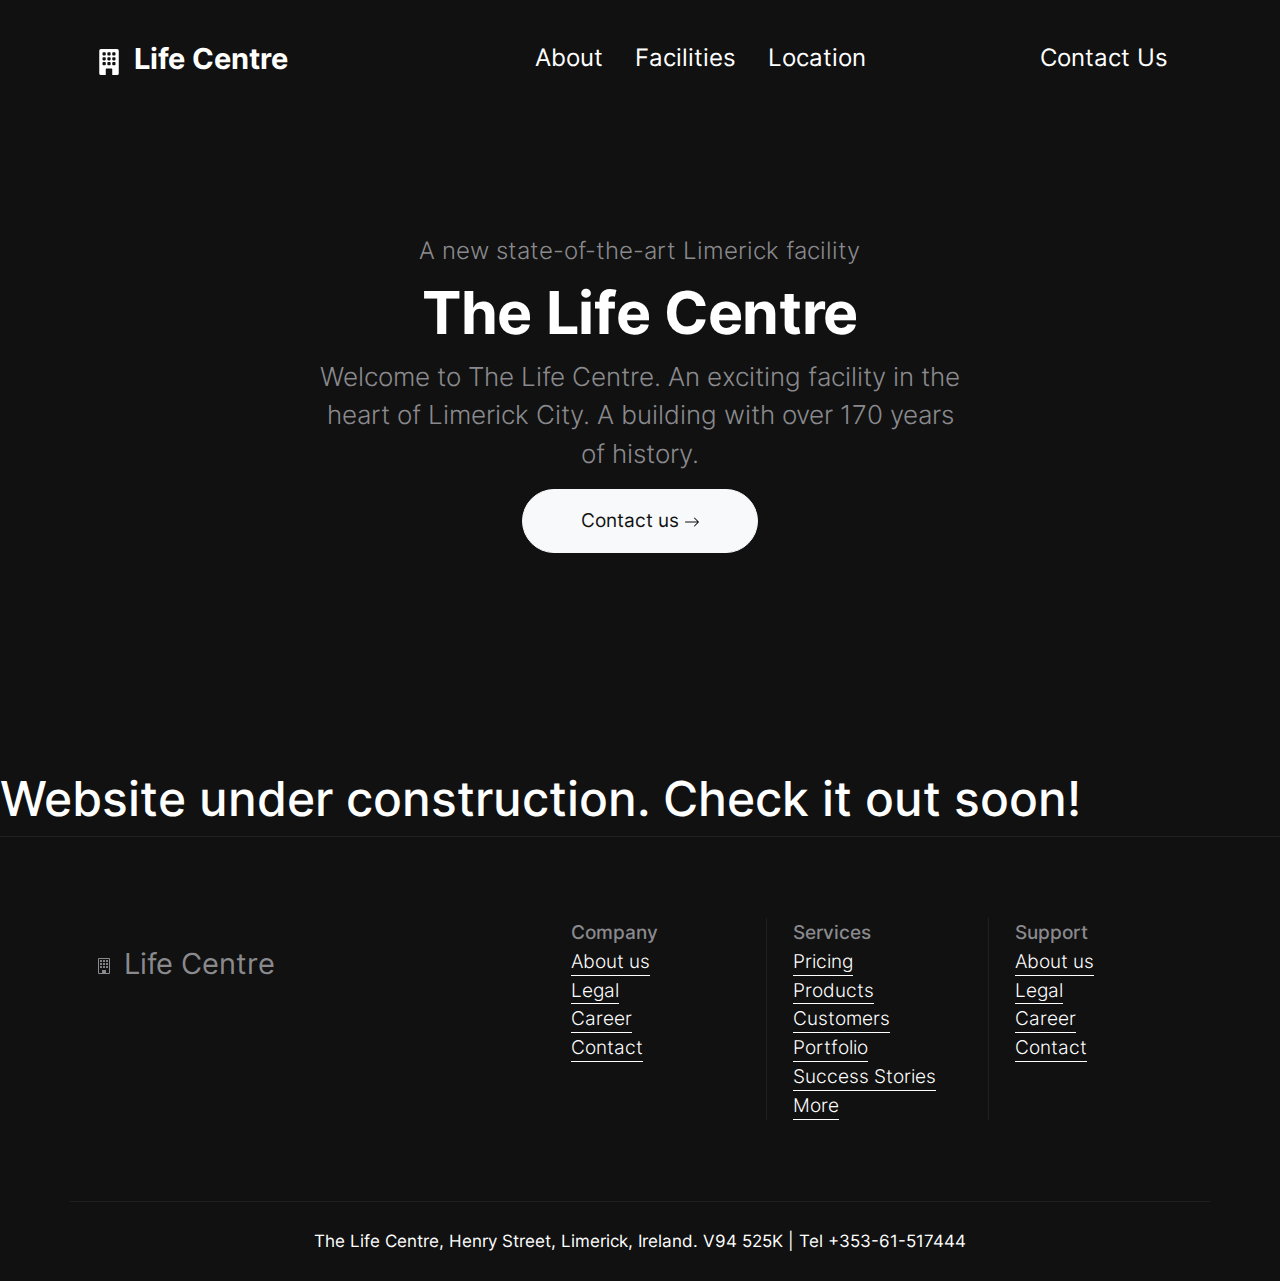
<file: index.html>
<!DOCTYPE html>
<html class="h-100" lang="en">

<head>
  <meta charset="utf-8" />
  <meta name="viewport" content="width=device-width,initial-scale=1,shrink-to-fit=no" />
  <meta name="description" content="The Life Centre - Limerick" />
  <link rel="apple-touch-icon" sizes="180x180" href="img/apple-touch-icon.png" />
  <link rel="icon" type="image/png" sizes="32x32" href="img/favicon-32x32.png" />
  <link rel="icon" type="image/png" sizes="16x16" href="img/favicon-16x16.png" />
  <link rel="icon" type="image/png" sizes="96x96" href="img/favicon.png" />
  <meta name="HandheldFriendly" content="true" />
  <title>Life Centre</title>
  <link rel="stylesheet" href="css/theme.css" />

  <style>
    /* inter-300 - latin */
    @font-face {
      font-family: "Inter";
      font-style: normal;
      font-weight: 300;
      font-display: swap;
      src: local(""), url("fonts/inter-v12-latin-300.woff2") format("woff2"),
        /* Chrome 26+, Opera 23+, Firefox 39+ */
        url("fonts/inter-v12-latin-300.woff") format("woff");
      /* Chrome 6+, Firefox 3.6+, IE 9+, Safari 5.1+ */
    }

    /* inter-400 - latin */
    @font-face {
      font-family: "Inter";
      font-style: normal;
      font-weight: 400;
      font-display: swap;
      src: local(""),
        url("fonts/inter-v12-latin-regular.woff2") format("woff2"),
        /* Chrome 26+, Opera 23+, Firefox 39+ */
        url("fonts/inter-v12-latin-regular.woff") format("woff");
      /* Chrome 6+, Firefox 3.6+, IE 9+, Safari 5.1+ */
    }

    @font-face {
      font-family: "Inter";
      font-style: normal;
      font-weight: 500;
      font-display: swap;
      src: local(""), url("fonts/inter-v12-latin-500.woff2") format("woff2"),
        /* Chrome 26+, Opera 23+, Firefox 39+ */
        url("fonts/inter-v12-latin-500.woff") format("woff");
      /* Chrome 6+, Firefox 3.6+, IE 9+, Safari 5.1+ */
    }

    @font-face {
      font-family: "Inter";
      font-style: normal;
      font-weight: 700;
      font-display: swap;
      src: local(""), url("fonts/inter-v12-latin-700.woff2") format("woff2"),
        /* Chrome 26+, Opera 23+, Firefox 39+ */
        url("fonts/inter-v12-latin-700.woff") format("woff");
      /* Chrome 6+, Firefox 3.6+, IE 9+, Safari 5.1+ */
    }
  </style>
  <link rel="preconnect" href="https://fonts.googleapis.com">
  <link rel="preconnect" href="https://fonts.gstatic.com" crossorigin>
  <link href="https://fonts.googleapis.com/css2?family=Abel&family=Merriweather:wght@300&family=Montserrat&display=swap" rel="stylesheet">
</head>

<body class="bg-black text-white mt-0" data-bs-spy="scroll" data-bs-target="#navScroll">
  <nav id="navScroll" class="navbar navbar-dark bg-black fixed-top px-vw-5" tabindex="0">
    <div class="container">
      <a class="navbar-brand pe-md-4 fs-4 col-12 col-md-auto text-center" href="index.html">
        <svg xmlns="http://www.w3.org/2000/svg" width="26" height="26" fill="currentColor" class="bi bi-building-fill" viewBox="0 0 16 16">
          <path d="M3 0a1 1 0 0 0-1 1v14a1 1 0 0 0 1 1h3v-3.5a.5.5 0 0 1 .5-.5h3a.5.5 0 0 1 .5.5V16h3a1 1 0 0 0 1-1V1a1 1 0 0 0-1-1H3Zm1 2.5a.5.5 0 0 1 .5-.5h1a.5.5 0 0 1 .5.5v1a.5.5 0 0 1-.5.5h-1a.5.5 0 0 1-.5-.5v-1Zm3 0a.5.5 0 0 1 .5-.5h1a.5.5 0 0 1 .5.5v1a.5.5 0 0 1-.5.5h-1a.5.5 0 0 1-.5-.5v-1Zm3.5-.5h1a.5.5 0 0 1 .5.5v1a.5.5 0 0 1-.5.5h-1a.5.5 0 0 1-.5-.5v-1a.5.5 0 0 1 .5-.5ZM4 5.5a.5.5 0 0 1 .5-.5h1a.5.5 0 0 1 .5.5v1a.5.5 0 0 1-.5.5h-1a.5.5 0 0 1-.5-.5v-1ZM7.5 5h1a.5.5 0 0 1 .5.5v1a.5.5 0 0 1-.5.5h-1a.5.5 0 0 1-.5-.5v-1a.5.5 0 0 1 .5-.5Zm2.5.5a.5.5 0 0 1 .5-.5h1a.5.5 0 0 1 .5.5v1a.5.5 0 0 1-.5.5h-1a.5.5 0 0 1-.5-.5v-1ZM4.5 8h1a.5.5 0 0 1 .5.5v1a.5.5 0 0 1-.5.5h-1a.5.5 0 0 1-.5-.5v-1a.5.5 0 0 1 .5-.5Zm2.5.5a.5.5 0 0 1 .5-.5h1a.5.5 0 0 1 .5.5v1a.5.5 0 0 1-.5.5h-1a.5.5 0 0 1-.5-.5v-1Zm3.5-.5h1a.5.5 0 0 1 .5.5v1a.5.5 0 0 1-.5.5h-1a.5.5 0 0 1-.5-.5v-1a.5.5 0 0 1 .5-.5Z"/>
        </svg>
        <span class="ms-md-1 mt-1 fw-bolder me-md-5 heading-font">Life Centre</span>
      </a>

      <ul class="navbar-nav mx-auto mb-2 mb-lg-0 list-group list-group-horizontal heading-font">
        <li class="nav-item">
          <a class="nav-link fs-5 " href="lifecentre.ie" aria-label="Homepage">
            About
          </a>
        </li>
        <li class="nav-item">
          <a class="nav-link fs-5" href="#" aria-label="A sample content page">
            Facilities
          </a>
        </li>
        <li class="nav-item">
          <a class="nav-link fs-5" href="#" aria-label="A system message page">
            Location
          </a>
        </li>
      </ul>
      <a class="nav-link fs-5 heading-font" href="#" aria-label="A system message page">
        Contact Us
      </a>
    </div>
  </nav>

  <main>
    <div class="w-100 overflow-hidden position-relative index-background text-white" data-aos="fade">
      <div class="position-absolute w-100 h-100 bg-black opacity-75 top-0 start-0"></div>
      <div class="container py-vh-4 position-relative mt-5 px-vw-5 text-center">
        <div class="row d-flex align-items-center justify-content-center py-vh-5">
          <div class="col-12 col-xl-10">
            <span class="h5 text-secondary fw-lighter subtitle-font">A new state-of-the-art Limerick facility</span>
            <h1 class="display-huge mt-3 mb-3 lh-1">
              The Life Centre
            </h1>
          </div>
          <div class="col-12 col-xl-8">
            <p class="lead text-secondary subtitle-font">
              Welcome to The Life Centre. An exciting facility in the heart of Limerick City. A building with over 170 years of history.
            </p>
          </div>
          <div class="col-12 text-center">
            <a href="#" class="btn btn-xl btn-light">Contact us
              <svg xmlns="http://www.w3.org/2000/svg" width="16" height="16" fill="currentColor"
                class="bi bi-arrow-right" viewBox="0 0 16 16">
                <path fill-rule="evenodd"
                  d="M1 8a.5.5 0 0 1 .5-.5h11.793l-3.147-3.146a.5.5 0 0 1 .708-.708l4 4a.5.5 0 0 1 0 .708l-4 4a.5.5 0 0 1-.708-.708L13.293 8.5H1.5A.5.5 0 0 1 1 8z" />
              </svg>
            </a>
          </div>
        </div>
      </div>
    </div>
    <br>
    
    <h1>Website under construction. Check it out soon!</h1>

  <footer class="bg-black border-top border-dark">
    <div class="container py-vh-4 text-secondary fw-lighter">
      <div class="row">
        <div class="col-12 col-lg-5 py-4 text-center text-lg-start">
          <a class="navbar-brand pe-md-4 fs-4 col-12 col-md-auto text-center" href="index.html">
            <svg xmlns="http://www.w3.org/2000/svg" width="16" height="16" fill="currentColor" class="bi bi-building" viewBox="0 0 16 16">
              <path d="M4 2.5a.5.5 0 0 1 .5-.5h1a.5.5 0 0 1 .5.5v1a.5.5 0 0 1-.5.5h-1a.5.5 0 0 1-.5-.5v-1Zm3 0a.5.5 0 0 1 .5-.5h1a.5.5 0 0 1 .5.5v1a.5.5 0 0 1-.5.5h-1a.5.5 0 0 1-.5-.5v-1Zm3.5-.5a.5.5 0 0 0-.5.5v1a.5.5 0 0 0 .5.5h1a.5.5 0 0 0 .5-.5v-1a.5.5 0 0 0-.5-.5h-1ZM4 5.5a.5.5 0 0 1 .5-.5h1a.5.5 0 0 1 .5.5v1a.5.5 0 0 1-.5.5h-1a.5.5 0 0 1-.5-.5v-1ZM7.5 5a.5.5 0 0 0-.5.5v1a.5.5 0 0 0 .5.5h1a.5.5 0 0 0 .5-.5v-1a.5.5 0 0 0-.5-.5h-1Zm2.5.5a.5.5 0 0 1 .5-.5h1a.5.5 0 0 1 .5.5v1a.5.5 0 0 1-.5.5h-1a.5.5 0 0 1-.5-.5v-1ZM4.5 8a.5.5 0 0 0-.5.5v1a.5.5 0 0 0 .5.5h1a.5.5 0 0 0 .5-.5v-1a.5.5 0 0 0-.5-.5h-1Zm2.5.5a.5.5 0 0 1 .5-.5h1a.5.5 0 0 1 .5.5v1a.5.5 0 0 1-.5.5h-1a.5.5 0 0 1-.5-.5v-1Zm3.5-.5a.5.5 0 0 0-.5.5v1a.5.5 0 0 0 .5.5h1a.5.5 0 0 0 .5-.5v-1a.5.5 0 0 0-.5-.5h-1Z"/>
              <path d="M2 1a1 1 0 0 1 1-1h10a1 1 0 0 1 1 1v14a1 1 0 0 1-1 1H3a1 1 0 0 1-1-1V1Zm11 0H3v14h3v-2.5a.5.5 0 0 1 .5-.5h3a.5.5 0 0 1 .5.5V15h3V1Z"/>
            </svg>
            <span class="ms-md-1 mt-1 fw-bolder me-md-5">Life Centre</span>
          </a>
        </div>
        <div class="col border-end border-dark">
          <span class="h6">Company</span>
          <ul class="nav flex-column">
            <li class="nav-item">
              <a href="#" class="link-fancy link-fancy-light">About us</a>
            </li>
            <li class="nav-item">
              <a href="#" class="link-fancy link-fancy-light">Legal</a>
            </li>

            <li class="nav-item">
              <a href="#" class="link-fancy link-fancy-light">Career</a>
            </li>
            <li class="nav-item">
              <a href="#" class="link-fancy link-fancy-light">Contact</a>
            </li>
          </ul>
        </div>
        <div class="col border-end border-dark">
          <span class="h6">Services</span>
          <ul class="nav flex-column">
            <li class="nav-item">
              <a href="#" class="link-fancy link-fancy-light">Pricing</a>
            </li>
            <li class="nav-item">
              <a href="#" class="link-fancy link-fancy-light">Products</a>
            </li>

            <li class="nav-item">
              <a href="#" class="link-fancy link-fancy-light">Customers</a>
            </li>
            <li class="nav-item">
              <a href="#" class="link-fancy link-fancy-light">Portfolio</a>
            </li>
            <li class="nav-item">
              <a href="#" class="link-fancy link-fancy-light">Success Stories</a>
            </li>
            <li class="nav-item">
              <a href="#" class="link-fancy link-fancy-light">More</a>
            </li>
          </ul>
        </div>
        <div class="col">
          <span class="h6">Support</span>
          <ul class="nav flex-column">
            <li class="nav-item">
              <a href="#" class="link-fancy link-fancy-light">About us</a>
            </li>
            <li class="nav-item">
              <a href="#" class="link-fancy link-fancy-light">Legal</a>
            </li>

            <li class="nav-item">
              <a href="#" class="link-fancy link-fancy-light">Career</a>
            </li>
            <li class="nav-item">
              <a href="#" class="link-fancy link-fancy-light">Contact</a>
            </li>
          </ul>
        </div>
      </div>
    </div>
    <div class="container text-center small py-vh-2 border-top border-dark">
      The Life Centre, Henry Street, Limerick, Ireland. V94 525K | Tel +353-61-517444
    </div>
  </footer>

  <script src="js/bootstrap.bundle.min.js"></script>
  <script src="js/aos.js"></script>
  <script>
    AOS.init({
      duration: 800, // values from 0 to 3000, with step 50ms
    });
  </script>
  <script>
    let scrollpos = window.scrollY;
    const header = document.querySelector(".navbar");
    const header_height = header.offsetHeight;

    const add_class_on_scroll = () =>
      header.classList.add("scrolled", "shadow-sm");
    const remove_class_on_scroll = () =>
      header.classList.remove("scrolled", "shadow-sm");

    window.addEventListener("scroll", function () {
      scrollpos = window.scrollY;

      if (scrollpos >= header_height) {
        add_class_on_scroll();
      } else {
        remove_class_on_scroll();
      }

      console.log(scrollpos);
    });
  </script>
</body>

</html>
</file>
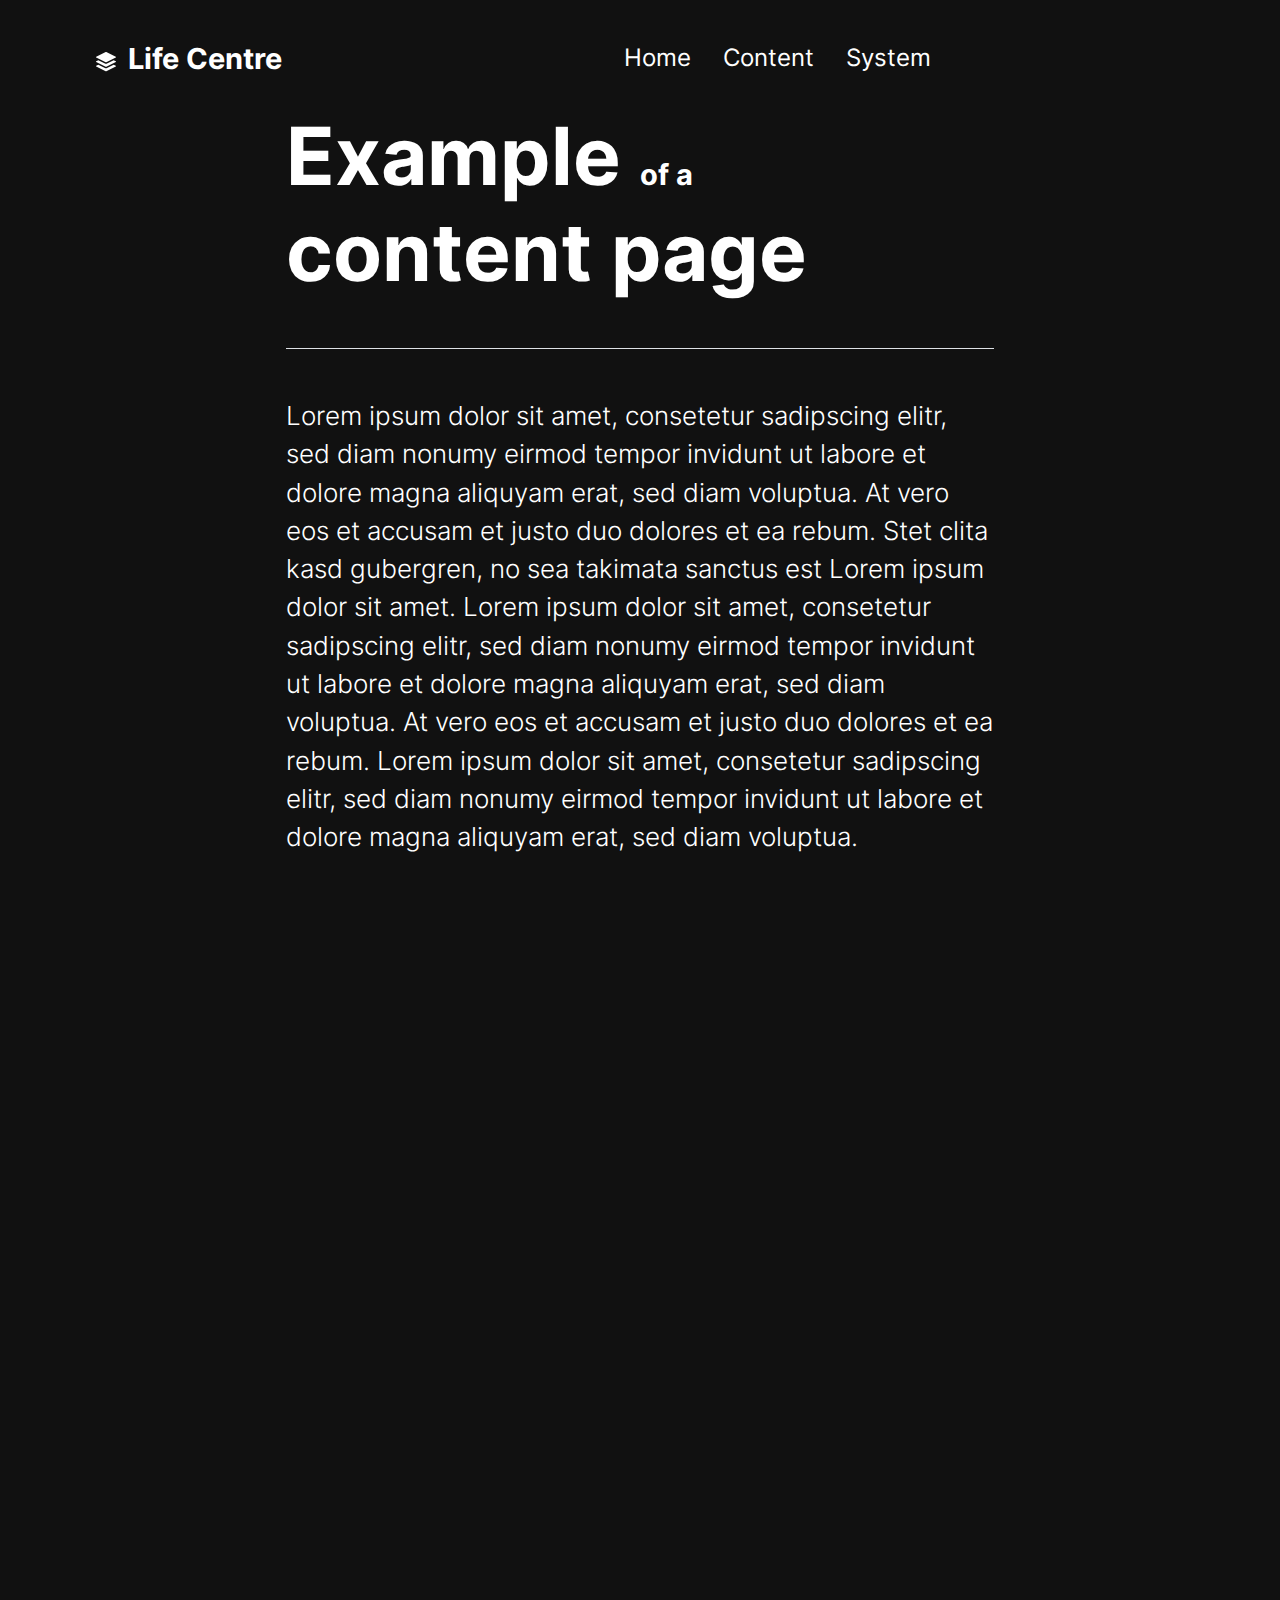
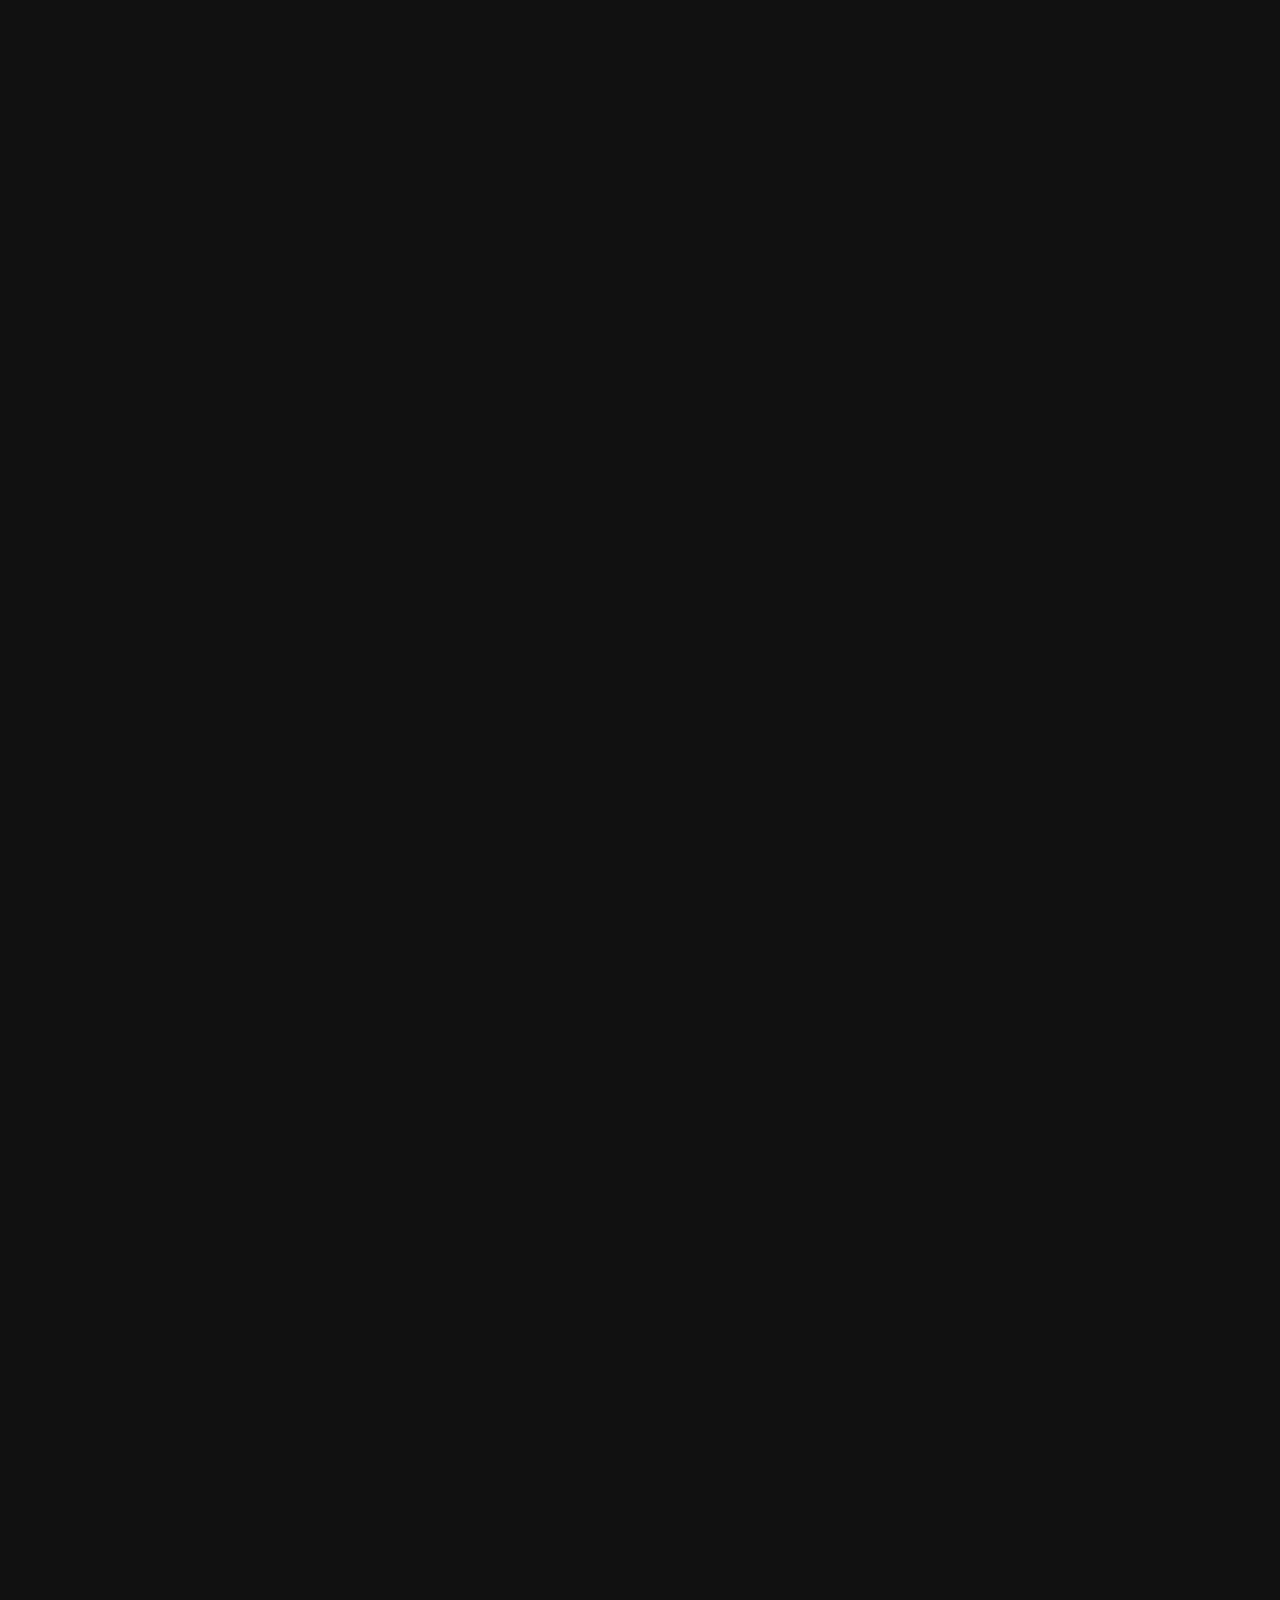
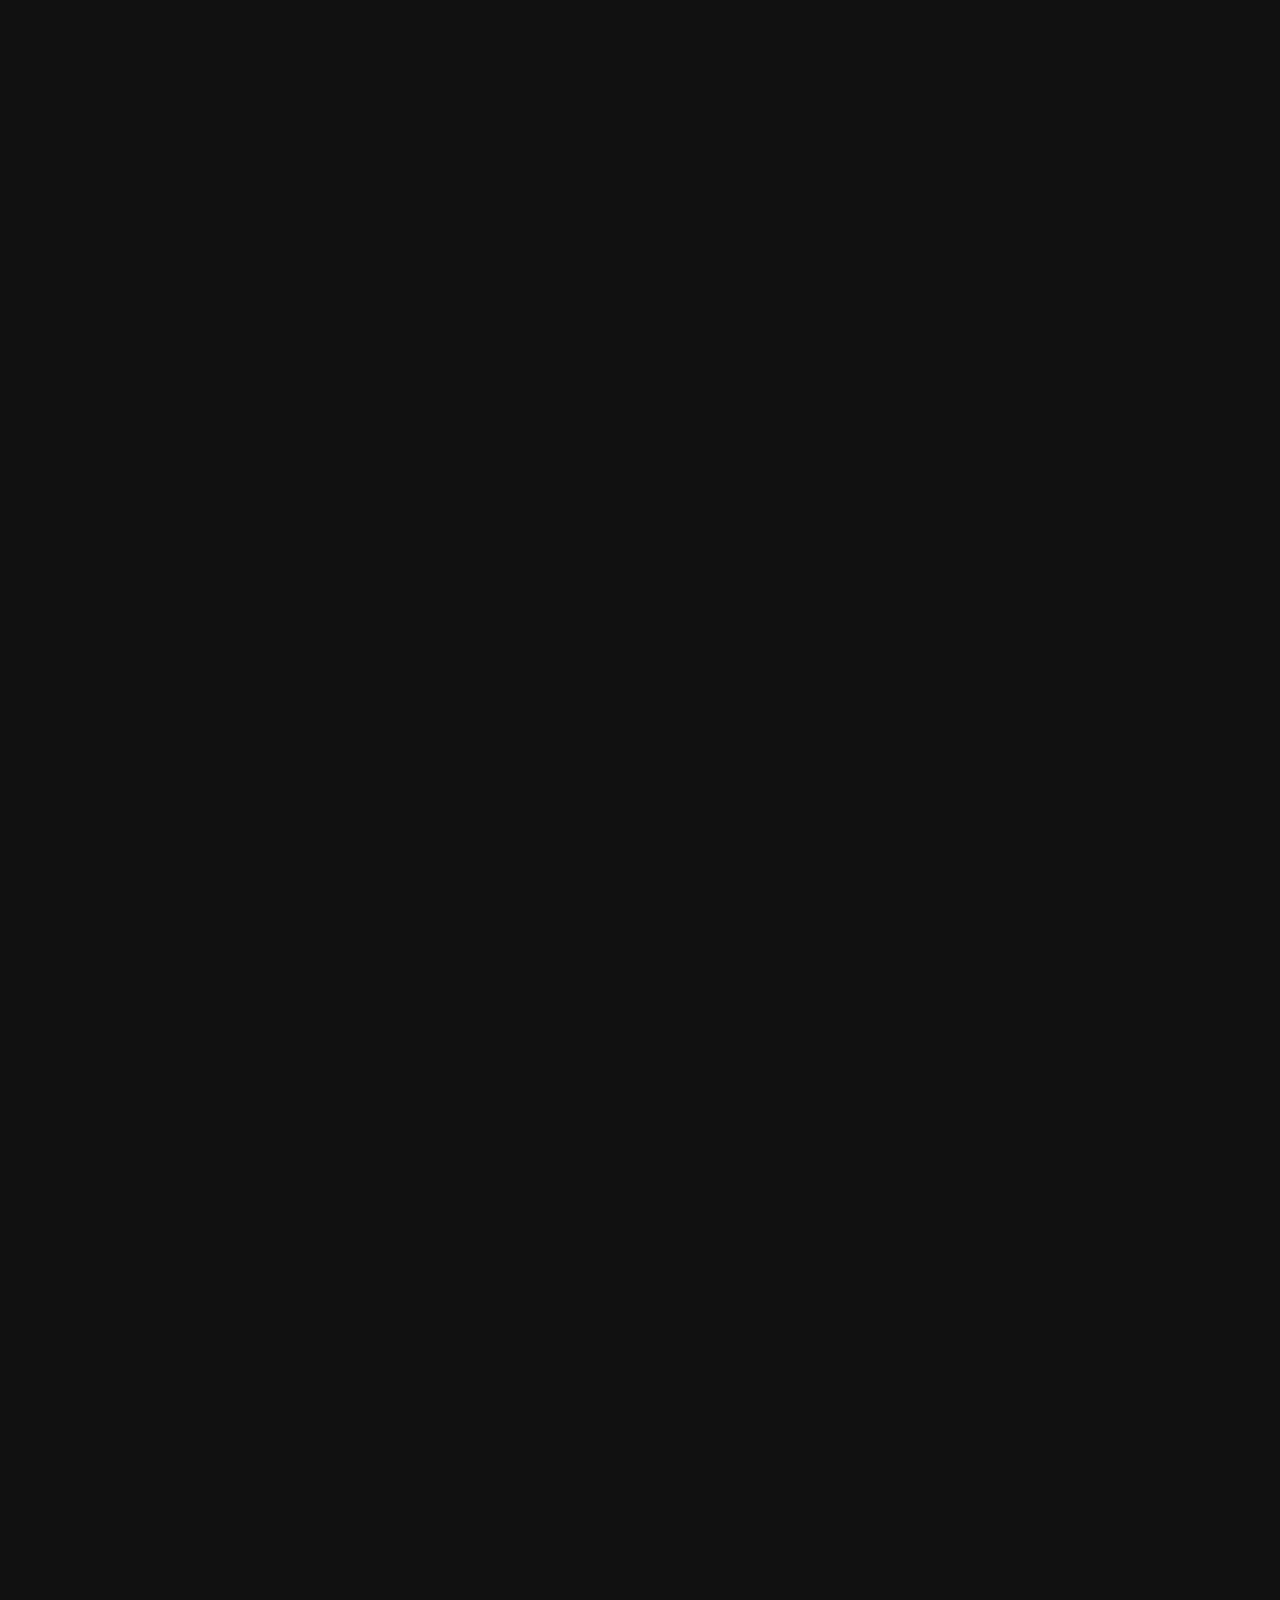
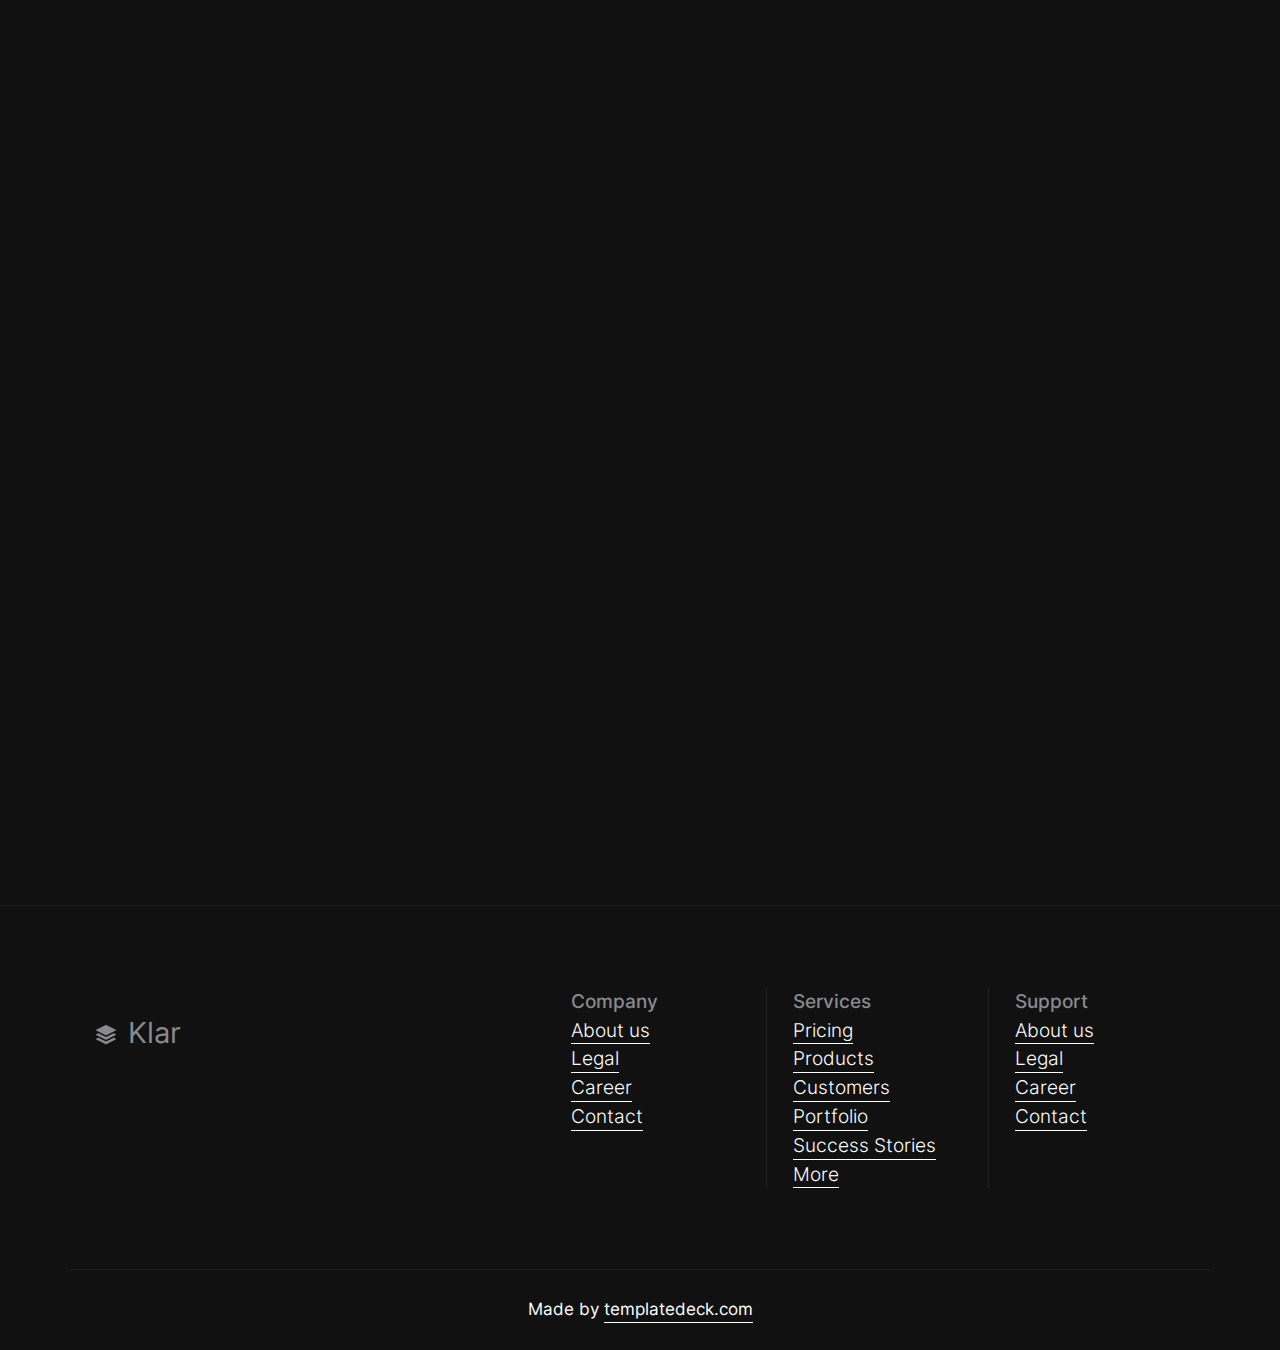
<file: content.html>
<!DOCTYPE html>
<html class="h-100" lang="en">

<head>
  <meta charset="utf-8" />
  <meta name="viewport" content="width=device-width,initial-scale=1,shrink-to-fit=no" />
  <meta name="description" content="A well made and handcrafted Bootstrap 5 template" />
  <link rel="apple-touch-icon" sizes="180x180" href="img/apple-touch-icon.png" />
  <link rel="icon" type="image/png" sizes="32x32" href="img/favicon-32x32.png" />
  <link rel="icon" type="image/png" sizes="16x16" href="img/favicon-16x16.png" />
  <link rel="icon" type="image/png" sizes="96x96" href="img/favicon.png" />
  <meta name="author" content="Holger Koenemann" />
  <meta name="generator" content="Eleventy v2.0.0" />
  <meta name="HandheldFriendly" content="true" />
  <title>About</title>
  <link rel="stylesheet" href="css/theme.min.css" />

  <style>
    /* inter-300 - latin */
    @font-face {
      font-family: "Inter";
      font-style: normal;
      font-weight: 300;
      font-display: swap;
      src: local(""), url("fonts/inter-v12-latin-300.woff2") format("woff2"),
        /* Chrome 26+, Opera 23+, Firefox 39+ */
        url("fonts/inter-v12-latin-300.woff") format("woff");
      /* Chrome 6+, Firefox 3.6+, IE 9+, Safari 5.1+ */
    }

    /* inter-400 - latin */
    @font-face {
      font-family: "Inter";
      font-style: normal;
      font-weight: 400;
      font-display: swap;
      src: local(""),
        url("fonts/inter-v12-latin-regular.woff2") format("woff2"),
        /* Chrome 26+, Opera 23+, Firefox 39+ */
        url("fonts/inter-v12-latin-regular.woff") format("woff");
      /* Chrome 6+, Firefox 3.6+, IE 9+, Safari 5.1+ */
    }

    @font-face {
      font-family: "Inter";
      font-style: normal;
      font-weight: 500;
      font-display: swap;
      src: local(""), url("fonts/inter-v12-latin-500.woff2") format("woff2"),
        /* Chrome 26+, Opera 23+, Firefox 39+ */
        url("fonts/inter-v12-latin-500.woff") format("woff");
      /* Chrome 6+, Firefox 3.6+, IE 9+, Safari 5.1+ */
    }

    @font-face {
      font-family: "Inter";
      font-style: normal;
      font-weight: 700;
      font-display: swap;
      src: local(""), url("fonts/inter-v12-latin-700.woff2") format("woff2"),
        /* Chrome 26+, Opera 23+, Firefox 39+ */
        url("fonts/inter-v12-latin-700.woff") format("woff");
      /* Chrome 6+, Firefox 3.6+, IE 9+, Safari 5.1+ */
    }
  </style>
</head>

<body class="bg-black text-white mt-0" data-bs-spy="scroll" data-bs-target="#navScroll">
  <nav id="navScroll" class="navbar navbar-dark bg-black fixed-top px-vw-5" tabindex="0">
    <div class="container">
      <a class="navbar-brand pe-md-4 fs-4 col-12 col-md-auto text-center" href="index.html">
        <svg xmlns="http://www.w3.org/2000/svg" width="20" height="20" fill="currentColor" class="bi bi-stack"
          viewBox="0 0 16 16">
          <path
            d="m14.12 10.163 1.715.858c.22.11.22.424 0 .534L8.267 15.34a.598.598 0 0 1-.534 0L.165 11.555a.299.299 0 0 1 0-.534l1.716-.858 5.317 2.659c.505.252 1.1.252 1.604 0l5.317-2.66zM7.733.063a.598.598 0 0 1 .534 0l7.568 3.784a.3.3 0 0 1 0 .535L8.267 8.165a.598.598 0 0 1-.534 0L.165 4.382a.299.299 0 0 1 0-.535L7.733.063z" />
          <path
            d="m14.12 6.576 1.715.858c.22.11.22.424 0 .534l-7.568 3.784a.598.598 0 0 1-.534 0L.165 7.968a.299.299 0 0 1 0-.534l1.716-.858 5.317 2.659c.505.252 1.1.252 1.604 0l5.317-2.659z" />
        </svg>
        <span class="ms-md-1 mt-1 fw-bolder me-md-5">Life Centre</span>
      </a>

      <ul class="navbar-nav mx-auto mb-2 mb-lg-0 list-group list-group-horizontal">
        <li class="nav-item">
          <a class="nav-link fs-5" href="index.html" aria-label="Homepage">
            Home
          </a>
        </li>
        <li class="nav-item">
          <a class="nav-link fs-5" href="content.html" aria-label="A sample content page">
            Content
          </a>
        </li>
        <li class="nav-item">
          <a class="nav-link fs-5" href="system.html" aria-label="A system message page">
            System
          </a>
        </li>
      </ul>
    </div>
  </nav>

  <main>
    <div class="container">
      <div class="row d-flex justify-content-center py-vh-5 pb-0">
        <div class="col-12 col-lg-10 col-xl-8">
          <div class="row">
            <div class="col-12">
              <h1 class="display-1 fw-bold">
                Example <span class="fs-4">of a</span><br />
                content page
              </h1>
              <p class="lead border-top pt-5 mt-5" data-aos="fade-up">
                Lorem ipsum dolor sit amet, consetetur sadipscing elitr, sed
                diam nonumy eirmod tempor invidunt ut labore et dolore magna
                aliquyam erat, sed diam voluptua. At vero eos et accusam et
                justo duo dolores et ea rebum. Stet clita kasd gubergren, no
                sea takimata sanctus est Lorem ipsum dolor sit amet. Lorem
                ipsum dolor sit amet, consetetur sadipscing elitr, sed diam
                nonumy eirmod tempor invidunt ut labore et dolore magna
                aliquyam erat, sed diam voluptua. At vero eos et accusam et
                justo duo dolores et ea rebum. Lorem ipsum dolor sit amet,
                consetetur sadipscing elitr, sed diam nonumy eirmod tempor
                invidunt ut labore et dolore magna aliquyam erat, sed diam
                voluptua.
              </p>
            </div>
          </div>
        </div>
        <div class="row">
          <div class="col-12 py-vh-2">
            <img src="img/webp/abstract18.webp" width="1446" height="982" alt="abstract image"
              class="img-fluid position-relative rounded-5 shadow" data-aos="zoom-up" />
          </div>
        </div>
        <div class="col-12 col-lg-10 col-xl-8">
          <div class="row d-flex align-items-start" data-aos="fade-right">
            <div class="col-12 col-lg-7">
              <h2 class="h3 mt-5 border-top pt-5">01. Dolor istam est</h2>
              <p class="text-secondary">
                At vero eos et accusam et justo duo dolores et ea rebum. Stet
                clita kasd gubergren, no sea takimata sanctus est Lorem ipsum
                dolor sit amet. Lorem ipsum dolor sit amet, consetetur
                sadipscing elitr, sed diam nonumy eirmod tempor invidunt ut
                labore et dolore magna aliquyam erat, sed diam voluptua. At
                vero eos et accusam et justo duo dolores et ea rebum. Stet
                clita kasd gubergren, no sea takimata sanctus est Lorem ipsum
                dolor sit amet. Stet clita kasd gubergren, no sea takimata
                sanctus est Lorem ipsum dolor sit amet. Consetetur sadipscing
                elitr, sed diam nonumy eirmod tempor invidunt ut labore et
                dolore magna aliquyam erat.
              </p>
            </div>
            <div class="col-12 col-lg-4 offset-lg-1 bg-gray-900 p-5 mt-5">
              <h3 class="h6">tl;dr</h3>
              <p class="text-secondary">
                Stet clita kasd gubergren, no sea takimata sanctus est Lorem
                ipsum dolor sit amet. Lorem ipsum dolor sit amet
              </p>
            </div>
          </div>

          <div class="row d-flex align-items-start" data-aos="fade-right">
            <div class="col-12 col-lg-7">
              <h2 class="h3 mt-5 border-top pt-5">02. Lorem ipsum</h2>
              <p class="text-secondary">
                At vero eos et accusam et justo duo dolores et ea rebum. Stet
                clita kasd gubergren, no sea takimata sanctus est Lorem ipsum
                dolor sit amet. Lorem ipsum dolor sit amet, consetetur
                sadipscing elitr, sed diam nonumy eirmod tempor invidunt ut
                labore et dolore magna aliquyam erat, sed diam voluptua. At
                vero eos et accusam et justo duo dolores et ea rebum. Stet
                clita kasd gubergren, no sea takimata sanctus est Lorem ipsum
                dolor sit amet. Stet clita kasd gubergren, no sea takimata
                sanctus est Lorem ipsum dolor sit amet. Consetetur sadipscing
                elitr, sed diam nonumy eirmod tempor invidunt ut labore et
                dolore magna aliquyam erat.
              </p>
            </div>
            <div class="col-12 col-lg-4 offset-lg-1 bg-gray-900 p-5 mt-5">
              <h3 class="h6">tl;dr</h3>
              <p class="text-secondary">
                Stet clita kasd gubergren, no sea takimata sanctus est Lorem
                ipsum dolor sit amet. Lorem ipsum dolor sit amet
              </p>
            </div>
          </div>
          <div class="row d-flex align-items-start" data-aos="fade-right">
            <div class="col-12 col-lg-7">
              <h2 class="h3 mt-5 border-top pt-5">03. Dolor sitam est</h2>
              <p class="text-secondary">
                At vero eos et accusam et justo duo dolores et ea rebum. Stet
                clita kasd gubergren, no sea takimata sanctus est Lorem ipsum
                dolor sit amet. Lorem ipsum dolor sit amet, consetetur
                sadipscing elitr, sed diam nonumy eirmod tempor invidunt ut
                labore et dolore magna aliquyam erat, sed diam voluptua. At
                vero eos et accusam et justo duo dolores et ea rebum. Stet
                clita kasd gubergren, no sea takimata sanctus est Lorem ipsum
                dolor sit amet. Stet clita kasd gubergren, no sea takimata
                sanctus est Lorem ipsum dolor sit amet. Consetetur sadipscing
                elitr, sed diam nonumy eirmod tempor invidunt ut labore et
                dolore magna aliquyam erat.
              </p>
            </div>
            <div class="col-12 col-lg-4 offset-lg-1 bg-gray-900 p-5 mt-5">
              <h3 class="h6">tl;dr</h3>
              <p class="text-secondary">
                Et accusam et justo duo dolores et ea rebum. Stet clita kasd
                gubergren, no sea takimata sanctus est Lorem ipsum dolor sit
                amet. Lorem ipsum dolor sit amet
              </p>
            </div>
          </div>
          <div class="row d-flex align-items-start" data-aos="fade-right">
            <div class="col-12 col-lg-7">
              <h2 class="h3 mt-5 border-top pt-5">
                04. Eirmod tempor invidunt
              </h2>
              <p class="text-secondary">
                Consetetur sadipscing elitr, sed diam nonumy eirmod tempor
                invidunt ut labore et dolore magna aliquyam erat. At vero eos
                et accusam et justo duo dolores et ea rebum. Stet clita kasd
                gubergren, no sea takimata sanctus est Lorem ipsum dolor sit
                amet. Lorem ipsum dolor sit amet, consetetur sadipscing elitr,
                sed diam nonumy eirmod tempor invidunt ut labore et dolore
                magna aliquyam erat, sed diam voluptua. At vero eos et accusam
                et justo duo dolores et ea rebum. Stet clita kasd gubergren,
                no sea takimata sanctus est Lorem ipsum dolor sit amet. Stet
                clita kasd gubergren, no sea takimata sanctus est Lorem ipsum
                dolor sit amet. Consetetur sadipscing elitr, sed diam nonumy
                eirmod tempor invidunt ut labore et dolore magna aliquyam
                erat.
              </p>
            </div>
            <div class="col-12 col-lg-4 offset-lg-1 bg-gray-900 p-5 mt-5">
              <h3 class="h6">tl;dr</h3>
              <p class="text-secondary">
                Stet clita kasd gubergren, no sea takimata sanctus est Lorem
                ipsum dolor sit amet. Lorem ipsum dolor sit amet
              </p>
            </div>
          </div>
          <div class="row d-flex align-items-start" data-aos="fade-right">
            <div class="col-12 col-lg-7">
              <h2 class="h3 mt-5 border-top pt-5">05. Lorem ipsum</h2>
              <p class="text-secondary">
                At vero eos et accusam et justo duo dolores et ea rebum. Stet
                clita kasd gubergren, no sea takimata sanctus est Lorem ipsum
                dolor sit amet. Lorem ipsum dolor sit amet, consetetur
                sadipscing elitr, sed diam nonumy eirmod tempor invidunt ut
                labore et dolore magna aliquyam erat, sed diam voluptua. At
                vero eos et accusam et justo duo dolores et ea rebum. Stet
                clita kasd gubergren, no sea takimata sanctus est Lorem ipsum
                dolor sit amet. Stet clita kasd gubergren, no sea takimata
                sanctus est Lorem ipsum dolor sit amet. Consetetur sadipscing
                elitr, sed diam nonumy eirmod tempor invidunt ut labore et
                dolore magna aliquyam erat. At vero eos et accusam et justo
                duo dolores et ea rebum. Stet clita kasd gubergren, no sea
                takimata sanctus est Lorem ipsum dolor sit amet. Stet clita
                kasd gubergren, no sea takimata sanctus est Lorem ipsum dolor
                sit amet. Consetetur sadipscing elitr, sed diam nonumy eirmod
                tempor invidunt ut labore et dolore magna aliquyam erat.
              </p>
            </div>
            <div class="col-12 col-lg-4 offset-lg-1 bg-gray-900 p-5 mt-5">
              <h3 class="h6">tl;dr</h3>
              <p class="text-secondary">
                Eos et accusam et justo duo dolores et ea rebum. Stet clita
                kasd gubergren, no sea takimata sanctus est Lorem ipsum dolor
                sit amet. Lorem ipsum dolor sit amet
              </p>
            </div>
          </div>
        </div>
      </div>
      <div class="row d-flex align-items-start justify-content-center py-vh-3 text-muted" data-aos="fade">
        <div class="col-12 col-lg-10 col-xl-9">
          <div class="p-5 small bg-gray-900">
            <p>
              *At vero eos et accusam et justo duo dolores et ea rebum. Stet
              clita kasd gubergren, no sea takimata sanctus est Lorem ipsum
              dolor sit amet. Lorem ipsum dolor sit amet, consetetur
              sadipscing elitr, sed diam nonumy eirmod tempor invidunt ut
              labore et dolore magna aliquyam erat, sed diam voluptua. At vero
              eos et accusam et justo duo dolores et ea rebum. Stet clita kasd
              gubergren, no sea takimata sanctus est Lorem ipsum dolor sit
              amet. Stet clita kasd gubergren, no sea takimata sanctus est
              Lorem ipsum dolor sit amet. Consetetur sadipscing elitr, sed
              diam nonumy eirmod tempor invidunt ut labore et dolore magna
              aliquyam erat. At vero eos et accusam et justo duo dolores et ea
              rebum. Stet clita kasd gubergren, no sea takimata sanctus est
              Lorem ipsum dolor sit amet. Stet clita kasd gubergren, no sea
              takimata sanctus est Lorem ipsum dolor sit amet. Consetetur
              sadipscing elitr, sed diam nonumy eirmod tempor invidunt ut
              labore et dolore magna aliquyam erat.
            </p>
          </div>
        </div>
      </div>
    </div>
  </main>

  <footer class="bg-black border-top border-dark">
    <div class="container py-vh-4 text-secondary fw-lighter">
      <div class="row">
        <div class="col-12 col-lg-5 py-4 text-center text-lg-start">
          <a class="navbar-brand pe-md-4 fs-4 col-12 col-md-auto text-center" href="index.html">
            <svg xmlns="http://www.w3.org/2000/svg" width="20" height="20" fill="currentColor" class="bi bi-stack"
              viewBox="0 0 16 16">
              <path
                d="m14.12 10.163 1.715.858c.22.11.22.424 0 .534L8.267 15.34a.598.598 0 0 1-.534 0L.165 11.555a.299.299 0 0 1 0-.534l1.716-.858 5.317 2.659c.505.252 1.1.252 1.604 0l5.317-2.66zM7.733.063a.598.598 0 0 1 .534 0l7.568 3.784a.3.3 0 0 1 0 .535L8.267 8.165a.598.598 0 0 1-.534 0L.165 4.382a.299.299 0 0 1 0-.535L7.733.063z" />
              <path
                d="m14.12 6.576 1.715.858c.22.11.22.424 0 .534l-7.568 3.784a.598.598 0 0 1-.534 0L.165 7.968a.299.299 0 0 1 0-.534l1.716-.858 5.317 2.659c.505.252 1.1.252 1.604 0l5.317-2.659z" />
            </svg>
            <span class="ms-md-1 mt-1 fw-bolder me-md-5">Klar</span>
          </a>
        </div>
        <div class="col border-end border-dark">
          <span class="h6">Company</span>
          <ul class="nav flex-column">
            <li class="nav-item">
              <a href="#" class="link-fancy link-fancy-light">About us</a>
            </li>
            <li class="nav-item">
              <a href="#" class="link-fancy link-fancy-light">Legal</a>
            </li>

            <li class="nav-item">
              <a href="#" class="link-fancy link-fancy-light">Career</a>
            </li>
            <li class="nav-item">
              <a href="#" class="link-fancy link-fancy-light">Contact</a>
            </li>
          </ul>
        </div>
        <div class="col border-end border-dark">
          <span class="h6">Services</span>
          <ul class="nav flex-column">
            <li class="nav-item">
              <a href="#" class="link-fancy link-fancy-light">Pricing</a>
            </li>
            <li class="nav-item">
              <a href="#" class="link-fancy link-fancy-light">Products</a>
            </li>

            <li class="nav-item">
              <a href="#" class="link-fancy link-fancy-light">Customers</a>
            </li>
            <li class="nav-item">
              <a href="#" class="link-fancy link-fancy-light">Portfolio</a>
            </li>
            <li class="nav-item">
              <a href="#" class="link-fancy link-fancy-light">Success Stories</a>
            </li>
            <li class="nav-item">
              <a href="#" class="link-fancy link-fancy-light">More</a>
            </li>
          </ul>
        </div>
        <div class="col">
          <span class="h6">Support</span>
          <ul class="nav flex-column">
            <li class="nav-item">
              <a href="#" class="link-fancy link-fancy-light">About us</a>
            </li>
            <li class="nav-item">
              <a href="#" class="link-fancy link-fancy-light">Legal</a>
            </li>

            <li class="nav-item">
              <a href="#" class="link-fancy link-fancy-light">Career</a>
            </li>
            <li class="nav-item">
              <a href="#" class="link-fancy link-fancy-light">Contact</a>
            </li>
          </ul>
        </div>
      </div>
    </div>
    <div class="container text-center small py-vh-2 border-top border-dark">
      Made by
      <a href="https://templatedeck.com" class="link-fancy link-fancy-light" target="_blank">templatedeck.com</a>
    </div>
  </footer>

  <script src="js/bootstrap.bundle.min.js"></script>
  <script src="js/aos.js"></script>
  <script>
    AOS.init({
      duration: 800, // values from 0 to 3000, with step 50ms
    });
  </script>
  <script>
    let scrollpos = window.scrollY;
    const header = document.querySelector(".navbar");
    const header_height = header.offsetHeight;

    const add_class_on_scroll = () =>
      header.classList.add("scrolled", "shadow-sm");
    const remove_class_on_scroll = () =>
      header.classList.remove("scrolled", "shadow-sm");

    window.addEventListener("scroll", function () {
      scrollpos = window.scrollY;

      if (scrollpos >= header_height) {
        add_class_on_scroll();
      } else {
        remove_class_on_scroll();
      }

      console.log(scrollpos);
    });
  </script>
</body>

</html>
</file>
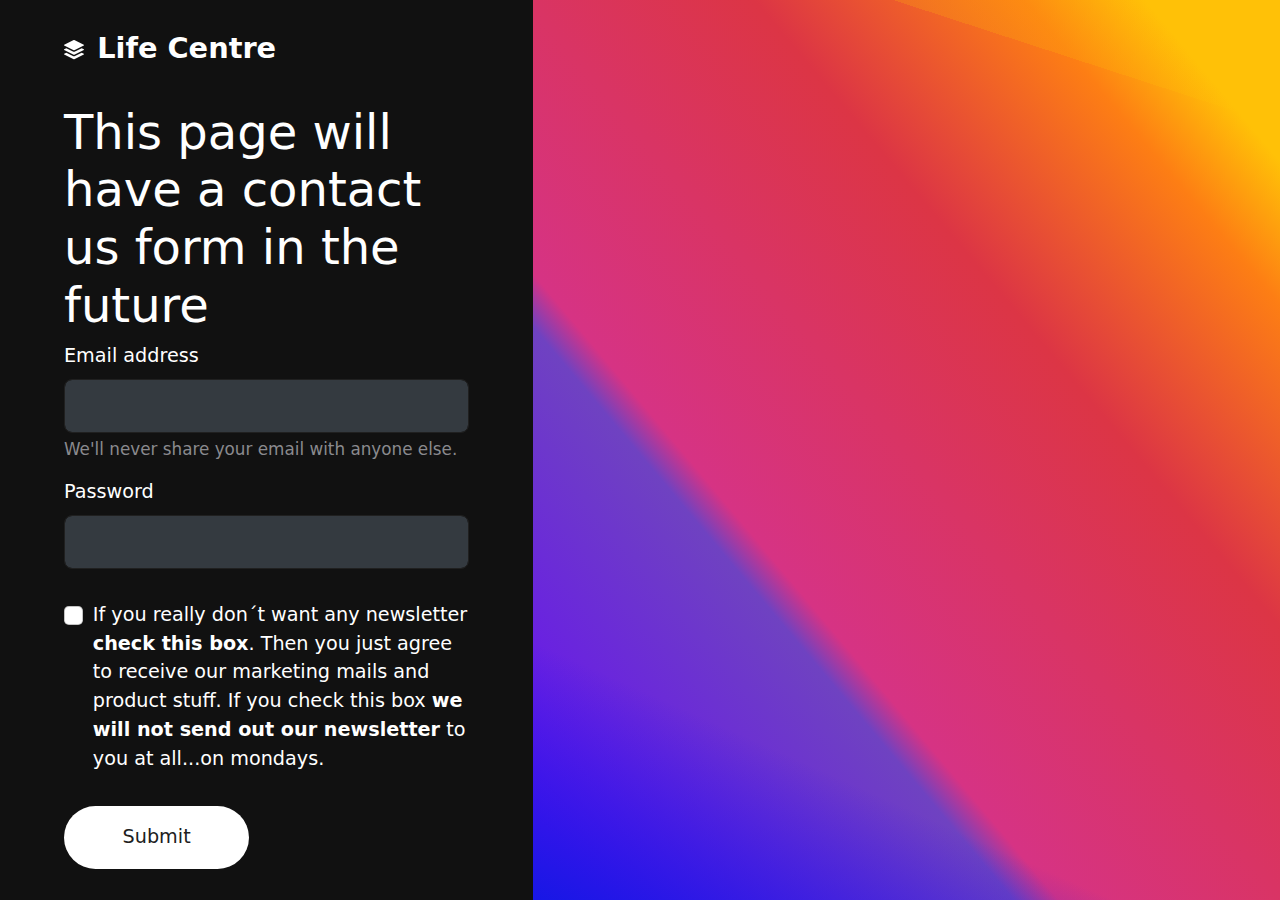
<file: system.html>
<!doctype html>
<html class="h-100" lang="en">

<head>
  <meta charset="utf-8">
  <meta name="viewport" content="width=device-width,initial-scale=1,shrink-to-fit=no">
  <meta name="description" content="A well made and handcrafted Bootstrap 5 template">
  <link rel="apple-touch-icon" sizes="180x180" href="img/apple-touch-icon.png">
  <link rel="icon" type="image/png" sizes="32x32" href="img/favicon-32x32.png">
  <link rel="icon" type="image/png" sizes="16x16" href="img/favicon-16x16.png">
  <link rel="icon" type="image/png" sizes="96x96" href="img/favicon.png">
  <meta name="author" content="Building">
  <meta name="generator" content="Eleventy v2.0.0">
  <meta name="HandheldFriendly" content="true">
  <title>Contact Us</title>
  <link rel="stylesheet" href="css/theme.min.css">


</head>

<body class="d-flex h-100 w-100 bg-black text-white" data-bs-spy="scroll" data-bs-target="#navScroll">

  <div class="h-100 container-fluid">
    <div class="h-100 row d-flex align-items-stretch">

      <div class="col-12 col-md-7 col-lg-6 col-xl-5 d-flex align-items-start flex-column px-vw-5">

        <header class="mb-auto py-vh-2 col-12">
          <a class="navbar-brand pe-md-4 fs-4 col-12 col-md-auto text-center" href="index.html">
            <svg xmlns="http://www.w3.org/2000/svg" width="20" height="20" fill="currentColor" class="bi bi-stack"
              viewBox="0 0 16 16">
              <path
                d="m14.12 10.163 1.715.858c.22.11.22.424 0 .534L8.267 15.34a.598.598 0 0 1-.534 0L.165 11.555a.299.299 0 0 1 0-.534l1.716-.858 5.317 2.659c.505.252 1.1.252 1.604 0l5.317-2.66zM7.733.063a.598.598 0 0 1 .534 0l7.568 3.784a.3.3 0 0 1 0 .535L8.267 8.165a.598.598 0 0 1-.534 0L.165 4.382a.299.299 0 0 1 0-.535L7.733.063z" />
              <path
                d="m14.12 6.576 1.715.858c.22.11.22.424 0 .534l-7.568 3.784a.598.598 0 0 1-.534 0L.165 7.968a.299.299 0 0 1 0-.534l1.716-.858 5.317 2.659c.505.252 1.1.252 1.604 0l5.317-2.659z" />
            </svg>
            <span class="ms-md-1 mt-1 fw-bolder me-md-5">Life Centre</span>
          </a>

        </header>
        <main class="mb-auto col-12">
          <h1>This page will have a contact us form in the future</h1>

          <form class="row">
            <div class="col-12">
              <div class="mb-3">
                <label for="exampleInputEmail1" class="form-label">Email address</label>
                <input type="email" class="form-control form-control-lg bg-gray-800 border-dark" id="exampleInputEmail1"
                  aria-describedby="emailHelp">
                <div id="emailHelp" class="form-text">We'll never share your email with anyone else.</div>
              </div>
              <div class="mb-3">
                <label for="exampleInputPassword1" class="form-label">Password</label>
                <input type="password" class="form-control form-control-lg bg-gray-800 border-dark"
                  id="exampleInputPassword1">
              </div>
              <div class="mb-3 form-check py-3">
                <input type="checkbox" class="form-check-input" id="exampleCheck1">
                <label class="form-check-label" for="exampleCheck1">If you really don´t want any newsletter
                  <strong>check this box</strong>. Then you just agree to receive our marketing mails and product stuff.
                  If you check this box <strong>we will not send out our newsletter</strong> to you at all...on
                  mondays.</label>
              </div>
              <button type="submit" class="btn btn-white btn-xl mb-4">Submit</button>
            </div>
          </form>

        </main>
      </div>

      <div class="col-12 col-md-5 col-lg-6 col-xl-7 gradient"></div>

    </div>

  </div>
</body>

</html>
</file>
<file: css/theme.min.css>
/*!
   * Bootstrap  v5.2.1 (https://getbootstrap.com/)
   * Copyright 2011-2022 The Bootstrap Authors
   * Copyright 2011-2022 Twitter, Inc.
   * Licensed under MIT (https://github.com/twbs/bootstrap/blob/main/LICENSE)
   */:root{--bs-blue:#1717e5;--bs-indigo:#6610f2;--bs-purple:#6f42c1;--bs-pink:#d63384;--bs-red:#dc3545;--bs-orange:#fd7e14;--bs-yellow:#ffc107;--bs-green:#198754;--bs-teal:#20c997;--bs-cyan:#0dcaf0;--bs-white:#fff;--bs-gray:#8a8a8e;--bs-gray-dark:#343a40;--bs-gray-100:#f8f9fa;--bs-gray-200:#e9ecef;--bs-gray-300:#dee2e6;--bs-gray-400:#ced4da;--bs-gray-500:#adb5bd;--bs-gray-600:#8a8a8e;--bs-gray-700:#495057;--bs-gray-800:#343a40;--bs-gray-900:#202020;--bs-primary:#1717e5;--bs-secondary:#8a8a8e;--bs-success:#198754;--bs-info:#0dcaf0;--bs-warning:#ffc107;--bs-danger:#dc3545;--bs-light:#f8f9fa;--bs-dark:#202020;--bs-primary-rgb:23,23,229;--bs-secondary-rgb:138,138,142;--bs-success-rgb:25,135,84;--bs-info-rgb:13,202,240;--bs-warning-rgb:255,193,7;--bs-danger-rgb:220,53,69;--bs-light-rgb:248,249,250;--bs-dark-rgb:32,32,32;--bs-white-rgb:255,255,255;--bs-black-rgb:17,17,17;--bs-body-color-rgb:32,32,32;--bs-body-bg-rgb:255,255,255;--bs-font-sans-serif:"Inter",system-ui,-apple-system,"Segoe UI",Roboto,"Helvetica Neue",Arial,"Noto Sans",sans-serif,"Apple Color Emoji","Segoe UI Emoji","Segoe UI Symbol","Noto Color Emoji";--bs-font-monospace:SFMono-Regular,Menlo,Monaco,Consolas,"Liberation Mono","Courier New",monospace;--bs-gradient:linear-gradient(180deg, rgba(255, 255, 255, 0.15), rgba(255, 255, 255, 0));--bs-body-font-family:var(--bs-font-sans-serif);--bs-body-font-size:1.2rem;--bs-body-font-weight:400;--bs-body-line-height:1.5;--bs-body-color:#202020;--bs-body-bg:#fff;--bs-border-width:1px;--bs-border-style:solid;--bs-border-color:#dee2e6;--bs-border-color-translucent:rgba(17, 17, 17, 0.175);--bs-border-radius:0.375rem;--bs-border-radius-sm:0.25rem;--bs-border-radius-lg:0.5rem;--bs-border-radius-xl:1rem;--bs-border-radius-2xl:2rem;--bs-border-radius-pill:50rem;--bs-link-color:#1717e5;--bs-link-hover-color:#1212b7;--bs-code-color:#d63384;--bs-highlight-bg:#fff3cd}*,::after,::before{box-sizing:border-box}@media (prefers-reduced-motion:no-preference){:root{scroll-behavior:smooth}}body{margin:0;font-family:var(--bs-body-font-family);font-size:var(--bs-body-font-size);font-weight:var(--bs-body-font-weight);line-height:var(--bs-body-line-height);color:var(--bs-body-color);text-align:var(--bs-body-text-align);background-color:var(--bs-body-bg);-webkit-text-size-adjust:100%;-webkit-tap-highlight-color:rgba(17,17,17,0)}.h1,.h2,.h3,.h4,.h5,.h6,h1,h2,h3,h4,h5,h6{margin-top:0;margin-bottom:.5rem;font-weight:500;line-height:1.2}.h1,h1{font-size:calc(1.425rem + 2.1vw)}@media (min-width:1200px){.h1,h1{font-size:3rem}}.h2,h2{font-size:calc(1.365rem + 1.38vw)}@media (min-width:1200px){.h2,h2{font-size:2.4rem}}.h3,h3{font-size:calc(1.335rem + 1.02vw)}@media (min-width:1200px){.h3,h3{font-size:2.1rem}}.h4,h4{font-size:calc(1.305rem + .66vw)}@media (min-width:1200px){.h4,h4{font-size:1.8rem}}.h5,h5{font-size:calc(1.275rem + .3vw)}@media (min-width:1200px){.h5,h5{font-size:1.5rem}}.h6,h6{font-size:1.2rem}p{margin-top:0;margin-bottom:1rem}address{margin-bottom:1rem;font-style:normal;line-height:inherit}ul{padding-left:2rem}ul{margin-top:0;margin-bottom:1rem}ul ul{margin-bottom:0}strong{font-weight:bolder}.small,small{font-size:.875em}a{color:var(--bs-link-color);text-decoration:underline}a:hover{color:var(--bs-link-hover-color)}a:not([href]):not([class]),a:not([href]):not([class]):hover{color:inherit;text-decoration:none}img,svg{vertical-align:middle}label{display:inline-block}button{border-radius:0}button:focus:not(:focus-visible){outline:0}button,input{margin:0;font-family:inherit;font-size:inherit;line-height:inherit}button{text-transform:none}[type=button],[type=submit],button{-webkit-appearance:button}[type=button]:not(:disabled),[type=submit]:not(:disabled),button:not(:disabled){cursor:pointer}::-moz-focus-inner{padding:0;border-style:none}::-webkit-datetime-edit-day-field,::-webkit-datetime-edit-fields-wrapper,::-webkit-datetime-edit-hour-field,::-webkit-datetime-edit-minute,::-webkit-datetime-edit-month-field,::-webkit-datetime-edit-text,::-webkit-datetime-edit-year-field{padding:0}::-webkit-inner-spin-button{height:auto}::-webkit-search-decoration{-webkit-appearance:none}::-webkit-color-swatch-wrapper{padding:0}::file-selector-button{font:inherit;-webkit-appearance:button}.lead{font-size:calc(1.2846rem + .4152vw);font-weight:300}@media (min-width:1200px){.lead{font-size:1.596rem}}.display-1{font-size:calc(1.625rem + 4.5vw);font-weight:300;line-height:1.2}@media (min-width:1200px){.display-1{font-size:5rem}}.display-4{font-size:calc(1.475rem + 2.7vw);font-weight:300;line-height:1.2}@media (min-width:1200px){.display-4{font-size:3.5rem}}.img-fluid{max-width:100%;height:auto}.container,.container-fluid{--bs-gutter-x:4vw;--bs-gutter-y:0;width:100%;padding-right:calc(var(--bs-gutter-x) * .5);padding-left:calc(var(--bs-gutter-x) * .5);margin-right:auto;margin-left:auto}@media (min-width:576px){.container{max-width:540px}}@media (min-width:768px){.container{max-width:720px}}@media (min-width:992px){.container{max-width:960px}}@media (min-width:1200px){.container{max-width:1140px}}@media (min-width:1680px){.container{max-width:1600px}}.row{--bs-gutter-x:4vw;--bs-gutter-y:0;display:flex;flex-wrap:wrap;margin-top:calc(-1 * var(--bs-gutter-y));margin-right:calc(-.5 * var(--bs-gutter-x));margin-left:calc(-.5 * var(--bs-gutter-x))}.row>*{flex-shrink:0;width:100%;max-width:100%;padding-right:calc(var(--bs-gutter-x) * .5);padding-left:calc(var(--bs-gutter-x) * .5);margin-top:var(--bs-gutter-y)}.col{flex:1 0 0%}.col-5{flex:0 0 auto;width:41.66667%}.col-6{flex:0 0 auto;width:50%}.col-12{flex:0 0 auto;width:100%}.offset-1{margin-left:8.33333%}.g-5,.gx-5{--bs-gutter-x:3rem}.g-5{--bs-gutter-y:3rem}@media (min-width:768px){.col-md-auto{flex:0 0 auto;width:auto}.col-md-5{flex:0 0 auto;width:41.66667%}.col-md-6{flex:0 0 auto;width:50%}.col-md-7{flex:0 0 auto;width:58.33333%}}@media (min-width:992px){.col-lg-3{flex:0 0 auto;width:25%}.col-lg-4{flex:0 0 auto;width:33.33333%}.col-lg-5{flex:0 0 auto;width:41.66667%}.col-lg-6{flex:0 0 auto;width:50%}.col-lg-7{flex:0 0 auto;width:58.33333%}.col-lg-10{flex:0 0 auto;width:83.33333%}.offset-lg-1{margin-left:8.33333%}}@media (min-width:1200px){.col-xl-5{flex:0 0 auto;width:41.66667%}.col-xl-7{flex:0 0 auto;width:58.33333%}.col-xl-8{flex:0 0 auto;width:66.66667%}.col-xl-9{flex:0 0 auto;width:75%}.col-xl-10{flex:0 0 auto;width:83.33333%}}.form-label{margin-bottom:.5rem}.form-text{margin-top:.25rem;font-size:.875em;color:#8a8a8e}.form-control{display:block;width:100%;padding:.375rem .75rem;font-size:1.2rem;font-weight:400;line-height:1.5;color:#202020;background-color:#fff;background-clip:padding-box;border:1px solid #ced4da;appearance:none;border-radius:.375rem;transition:border-color .15s ease-in-out,box-shadow .15s ease-in-out}@media (prefers-reduced-motion:reduce){.form-control{transition:none}}.form-control:focus{color:#202020;background-color:#fff;border-color:#8b8bf2;outline:0;box-shadow:0 0 0 .25rem rgba(23,23,229,.25)}.form-control::-webkit-date-and-time-value{height:1.5em}.form-control::placeholder{color:#8a8a8e;opacity:1}.form-control:disabled{background-color:#e9ecef;opacity:1}.form-control::file-selector-button{padding:.375rem .75rem;margin:-.375rem -.75rem;margin-inline-end:.75rem;color:#202020;background-color:#e9ecef;pointer-events:none;border-color:inherit;border-style:solid;border-width:0;border-inline-end-width:1px;border-radius:0;transition:color .15s ease-in-out,background-color .15s ease-in-out,border-color .15s ease-in-out,box-shadow .15s ease-in-out}@media (prefers-reduced-motion:reduce){.form-control::file-selector-button{transition:none}}.form-control:hover:not(:disabled):not([readonly])::file-selector-button{background-color:#dde0e3}.form-control-lg{min-height:calc(1.5em + 1rem + 2px);padding:.5rem 1rem;font-size:calc(1.275rem + .3vw);border-radius:.5rem}@media (min-width:1200px){.form-control-lg{font-size:1.5rem}}.form-control-lg::file-selector-button{padding:.5rem 1rem;margin:-.5rem -1rem;margin-inline-end:1rem}.form-check{display:block;min-height:1.8rem;padding-left:1.5em;margin-bottom:.125rem}.form-check .form-check-input{float:left;margin-left:-1.5em}.form-check-input{width:1em;height:1em;margin-top:.25em;vertical-align:top;background-color:#fff;background-repeat:no-repeat;background-position:center;background-size:contain;border:1px solid rgba(17,17,17,.25);appearance:none;print-color-adjust:exact}.form-check-input[type=checkbox]{border-radius:.25em}.form-check-input:active{filter:brightness(90%)}.form-check-input:focus{border-color:#8b8bf2;outline:0;box-shadow:0 0 0 .25rem rgba(23,23,229,.25)}.form-check-input:checked{background-color:#1717e5;border-color:#1717e5}.form-check-input:checked[type=checkbox]{background-image:url("data:image/svg+xml,%3csvg xmlns='http://www.w3.org/2000/svg' viewBox='0 0 20 20'%3e%3cpath fill='none' stroke='%23fff' stroke-linecap='round' stroke-linejoin='round' stroke-width='3' d='m6 10 3 3 6-6'/%3e%3c/svg%3e")}.form-check-input[type=checkbox]:indeterminate{background-color:#1717e5;border-color:#1717e5;background-image:url("data:image/svg+xml,%3csvg xmlns='http://www.w3.org/2000/svg' viewBox='0 0 20 20'%3e%3cpath fill='none' stroke='%23fff' stroke-linecap='round' stroke-linejoin='round' stroke-width='3' d='M6 10h8'/%3e%3c/svg%3e")}.form-check-input:disabled{pointer-events:none;filter:none;opacity:.5}.form-check-input:disabled~.form-check-label{cursor:default;opacity:.5}.btn{--bs-btn-padding-x:0.75rem;--bs-btn-padding-y:0.375rem;--bs-btn-font-size:1.2rem;--bs-btn-font-weight:400;--bs-btn-line-height:1.5;--bs-btn-color:#202020;--bs-btn-bg:transparent;--bs-btn-border-width:1px;--bs-btn-border-color:transparent;--bs-btn-border-radius:99rem;--bs-btn-hover-border-color:transparent;--bs-btn-box-shadow:inset 0 1px 0 rgba(255, 255, 255, 0.15),0 1px 1px rgba(17, 17, 17, 0.075);--bs-btn-disabled-opacity:0.65;--bs-btn-focus-box-shadow:0 0 0 0.25rem rgba(var(--bs-btn-focus-shadow-rgb), .5);display:inline-block;padding:var(--bs-btn-padding-y) var(--bs-btn-padding-x);font-family:var(--bs-btn-font-family);font-size:var(--bs-btn-font-size);font-weight:var(--bs-btn-font-weight);line-height:var(--bs-btn-line-height);color:var(--bs-btn-color);text-align:center;text-decoration:none;vertical-align:middle;cursor:pointer;user-select:none;border:var(--bs-btn-border-width) solid var(--bs-btn-border-color);border-radius:var(--bs-btn-border-radius);background-color:var(--bs-btn-bg);transition:color .15s ease-in-out,background-color .15s ease-in-out,border-color .15s ease-in-out,box-shadow .15s ease-in-out}@media (prefers-reduced-motion:reduce){.btn{transition:none}}.btn:first-child:hover,:not(.btn-check)+.btn:hover{color:var(--bs-btn-hover-color);background-color:var(--bs-btn-hover-bg);border-color:var(--bs-btn-hover-border-color)}.btn:focus-visible{color:var(--bs-btn-hover-color);background-color:var(--bs-btn-hover-bg);border-color:var(--bs-btn-hover-border-color);outline:0;box-shadow:var(--bs-btn-focus-box-shadow)}.btn.active,.btn.show,.btn:first-child:active,:not(.btn-check)+.btn:active{color:var(--bs-btn-active-color);background-color:var(--bs-btn-active-bg);border-color:var(--bs-btn-active-border-color)}.btn.active:focus-visible,.btn.show:focus-visible,.btn:first-child:active:focus-visible,:not(.btn-check)+.btn:active:focus-visible{box-shadow:var(--bs-btn-focus-box-shadow)}.btn:disabled{color:var(--bs-btn-disabled-color);pointer-events:none;background-color:var(--bs-btn-disabled-bg);border-color:var(--bs-btn-disabled-border-color);opacity:var(--bs-btn-disabled-opacity)}.btn-light{--bs-btn-color:#111;--bs-btn-bg:#f8f9fa;--bs-btn-border-color:#f8f9fa;--bs-btn-hover-color:#111;--bs-btn-hover-bg:#d3d4d5;--bs-btn-hover-border-color:#c6c7c8;--bs-btn-focus-shadow-rgb:213,214,215;--bs-btn-active-color:#111;--bs-btn-active-bg:#c6c7c8;--bs-btn-active-border-color:#babbbc;--bs-btn-active-shadow:inset 0 3px 5px rgba(17, 17, 17, 0.125);--bs-btn-disabled-color:#111;--bs-btn-disabled-bg:#f8f9fa;--bs-btn-disabled-border-color:#f8f9fa}.btn-outline-light{--bs-btn-color:#f8f9fa;--bs-btn-border-color:#f8f9fa;--bs-btn-hover-color:#111;--bs-btn-hover-bg:#f8f9fa;--bs-btn-hover-border-color:#f8f9fa;--bs-btn-focus-shadow-rgb:248,249,250;--bs-btn-active-color:#111;--bs-btn-active-bg:#f8f9fa;--bs-btn-active-border-color:#f8f9fa;--bs-btn-active-shadow:inset 0 3px 5px rgba(17, 17, 17, 0.125);--bs-btn-disabled-color:#f8f9fa;--bs-btn-disabled-bg:transparent;--bs-btn-disabled-border-color:#f8f9fa;--bs-gradient:none}.fade{transition:opacity .15s linear}@media (prefers-reduced-motion:reduce){.fade{transition:none}}.fade:not(.show){opacity:0}.collapse:not(.show){display:none}.collapsing{height:0;overflow:hidden;transition:height .35s ease}@media (prefers-reduced-motion:reduce){.collapsing{transition:none}}.nav{--bs-nav-link-padding-x:1rem;--bs-nav-link-padding-y:0.5rem;--bs-nav-link-color:var(--bs-link-color);--bs-nav-link-hover-color:var(--bs-link-hover-color);--bs-nav-link-disabled-color:#8a8a8e;display:flex;flex-wrap:wrap;padding-left:0;margin-bottom:0;list-style:none}.nav-link{display:block;padding:var(--bs-nav-link-padding-y) var(--bs-nav-link-padding-x);font-size:var(--bs-nav-link-font-size);font-weight:var(--bs-nav-link-font-weight);color:var(--bs-nav-link-color);text-decoration:none;transition:color .15s ease-in-out,background-color .15s ease-in-out,border-color .15s ease-in-out}@media (prefers-reduced-motion:reduce){.nav-link{transition:none}}.nav-link:focus,.nav-link:hover{color:var(--bs-nav-link-hover-color)}.navbar{--bs-navbar-padding-x:0;--bs-navbar-padding-y:0.5rem;--bs-navbar-color:rgba(17, 17, 17, 0.7);--bs-navbar-hover-color:rgba(17, 17, 17, 0.8);--bs-navbar-disabled-color:rgba(17, 17, 17, 0.3);--bs-navbar-active-color:rgba(17, 17, 17, 0.9);--bs-navbar-brand-padding-y:0.275rem;--bs-navbar-brand-margin-end:1rem;--bs-navbar-brand-font-size:1.5rem;--bs-navbar-brand-color:rgba(17, 17, 17, 0.9);--bs-navbar-brand-hover-color:rgba(17, 17, 17, 0.9);--bs-navbar-nav-link-padding-x:0.5rem;--bs-navbar-toggler-padding-y:0.25rem;--bs-navbar-toggler-padding-x:0.75rem;--bs-navbar-toggler-font-size:1.5rem;--bs-navbar-toggler-icon-bg:url("data:image/svg+xml,%3csvg xmlns='http://www.w3.org/2000/svg' viewBox='0 0 30 30'%3e%3cpath stroke='rgba%2817, 17, 17, 0.7%29' stroke-linecap='round' stroke-miterlimit='10' stroke-width='2' d='M4 7h22M4 15h22M4 23h22'/%3e%3c/svg%3e");--bs-navbar-toggler-border-color:rgba(17, 17, 17, 0.1);--bs-navbar-toggler-border-radius:99rem;--bs-navbar-toggler-focus-width:0.25rem;--bs-navbar-toggler-transition:box-shadow 0.15s ease-in-out;position:relative;display:flex;flex-wrap:wrap;align-items:center;justify-content:space-between;padding:var(--bs-navbar-padding-y) var(--bs-navbar-padding-x)}.navbar>.container,.navbar>.container-fluid{display:flex;flex-wrap:inherit;align-items:center;justify-content:space-between}.navbar-brand{padding-top:var(--bs-navbar-brand-padding-y);padding-bottom:var(--bs-navbar-brand-padding-y);margin-right:var(--bs-navbar-brand-margin-end);font-size:var(--bs-navbar-brand-font-size);color:var(--bs-navbar-brand-color);text-decoration:none;white-space:nowrap}.navbar-brand:focus,.navbar-brand:hover{color:var(--bs-navbar-brand-hover-color)}.navbar-nav{--bs-nav-link-padding-x:0;--bs-nav-link-padding-y:0.5rem;--bs-nav-link-color:var(--bs-navbar-color);--bs-nav-link-hover-color:var(--bs-navbar-hover-color);--bs-nav-link-disabled-color:var(--bs-navbar-disabled-color);display:flex;flex-direction:column;padding-left:0;margin-bottom:0;list-style:none}.navbar-nav .nav-link.active,.navbar-nav .show>.nav-link{color:var(--bs-navbar-active-color)}.navbar-dark{--bs-navbar-color:rgba(255, 255, 255, 0.55);--bs-navbar-hover-color:rgba(255, 255, 255, 0.75);--bs-navbar-disabled-color:rgba(255, 255, 255, 0.25);--bs-navbar-active-color:#fff;--bs-navbar-brand-color:#fff;--bs-navbar-brand-hover-color:#fff;--bs-navbar-toggler-border-color:rgba(255, 255, 255, 0.1);--bs-navbar-toggler-icon-bg:url("data:image/svg+xml,%3csvg xmlns='http://www.w3.org/2000/svg' viewBox='0 0 30 30'%3e%3cpath stroke='rgba%28255, 255, 255, 0.55%29' stroke-linecap='round' stroke-miterlimit='10' stroke-width='2' d='M4 7h22M4 15h22M4 23h22'/%3e%3c/svg%3e")}.card{--bs-card-spacer-y:1rem;--bs-card-spacer-x:1rem;--bs-card-title-spacer-y:0.5rem;--bs-card-border-width:1px;--bs-card-border-color:var(--bs-border-color-translucent);--bs-card-border-radius:0.375rem;--bs-card-inner-border-radius:calc(0.375rem - 1px);--bs-card-cap-padding-y:0.5rem;--bs-card-cap-padding-x:1rem;--bs-card-cap-bg:rgba(17, 17, 17, 0.03);--bs-card-bg:#fff;--bs-card-img-overlay-padding:1rem;--bs-card-group-margin:2vw;position:relative;display:flex;flex-direction:column;min-width:0;height:var(--bs-card-height);word-wrap:break-word;background-color:var(--bs-card-bg);background-clip:border-box;border:var(--bs-card-border-width) solid var(--bs-card-border-color);border-radius:var(--bs-card-border-radius)}.card>.list-group{border-top:inherit;border-bottom:inherit}.card>.list-group:first-child{border-top-width:0;border-top-left-radius:var(--bs-card-inner-border-radius);border-top-right-radius:var(--bs-card-inner-border-radius)}.card>.list-group:last-child{border-bottom-width:0;border-bottom-right-radius:var(--bs-card-inner-border-radius);border-bottom-left-radius:var(--bs-card-inner-border-radius)}@keyframes progress-bar-stripes{0%{background-position-x:1rem}}.list-group{--bs-list-group-color:#202020;--bs-list-group-bg:#fff;--bs-list-group-border-color:rgba(17, 17, 17, 0.125);--bs-list-group-border-width:1px;--bs-list-group-border-radius:0.375rem;--bs-list-group-item-padding-x:1rem;--bs-list-group-item-padding-y:0.5rem;--bs-list-group-action-color:#495057;--bs-list-group-action-hover-color:#495057;--bs-list-group-action-hover-bg:#f8f9fa;--bs-list-group-action-active-color:#202020;--bs-list-group-action-active-bg:#e9ecef;--bs-list-group-disabled-color:#8a8a8e;--bs-list-group-disabled-bg:#fff;--bs-list-group-active-color:#fff;--bs-list-group-active-bg:#1717e5;--bs-list-group-active-border-color:#1717e5;display:flex;flex-direction:column;padding-left:0;margin-bottom:0;border-radius:var(--bs-list-group-border-radius)}.list-group-horizontal{flex-direction:row}@keyframes spinner-border{to{transform:rotate(360deg)}}@keyframes spinner-grow{0%{transform:scale(0)}50%{opacity:1;transform:none}}@keyframes placeholder-glow{50%{opacity:.2}}@keyframes placeholder-wave{100%{mask-position:-200% 0}}.fixed-top{position:fixed;top:0;right:0;left:0;z-index:1030}.opacity-75{opacity:.75!important}.overflow-hidden{overflow:hidden!important}.d-flex{display:flex!important}.shadow{box-shadow:0 1rem 3rem rgba(17,17,17,.5)!important}.shadow-sm{box-shadow:0 1rem 1.5rem rgba(17,17,17,.25)!important}.position-relative{position:relative!important}.position-absolute{position:absolute!important}.top-0{top:0!important}.bottom-0{bottom:0!important}.start-0{left:0!important}.border-top{border-top:var(--bs-border-width) var(--bs-border-style) var(--bs-border-color)!important}.border-end{border-right:var(--bs-border-width) var(--bs-border-style) var(--bs-border-color)!important}.border-bottom{border-bottom:var(--bs-border-width) var(--bs-border-style) var(--bs-border-color)!important}.border-secondary{--bs-border-opacity:1;border-color:rgba(var(--bs-secondary-rgb),var(--bs-border-opacity))!important}.border-dark{--bs-border-opacity:1;border-color:rgba(var(--bs-dark-rgb),var(--bs-border-opacity))!important}.border-5{--bs-border-width:5px}.w-100{width:100%!important}.h-50{height:50%!important}.h-100{height:100%!important}.flex-column{flex-direction:column!important}.justify-content-start{justify-content:flex-start!important}.justify-content-center{justify-content:center!important}.align-items-start{align-items:flex-start!important}.align-items-center{align-items:center!important}.align-items-stretch{align-items:stretch!important}.mx-auto{margin-right:auto!important;margin-left:auto!important}.my-5{margin-top:3rem!important;margin-bottom:3rem!important}.mt-0{margin-top:0!important}.mt-1{margin-top:.25rem!important}.mt-3{margin-top:1rem!important}.mt-5{margin-top:3rem!important}.me-2{margin-right:.5rem!important}.me-3{margin-right:1rem!important}.mb-2{margin-bottom:.5rem!important}.mb-3{margin-bottom:1rem!important}.mb-4{margin-bottom:1.5rem!important}.mb-5{margin-bottom:3rem!important}.mb-auto{margin-bottom:auto!important}.ms-5{margin-left:3rem!important}.mb-n5{margin-bottom:-3rem!important}.p-0{padding:0!important}.p-5{padding:3rem!important}.px-0{padding-right:0!important;padding-left:0!important}.py-3{padding-top:1rem!important;padding-bottom:1rem!important}.py-4{padding-top:1.5rem!important;padding-bottom:1.5rem!important}.py-5{padding-top:3rem!important;padding-bottom:3rem!important}.pt-0{padding-top:0!important}.pt-3{padding-top:1rem!important}.pt-5{padding-top:3rem!important}.pb-0{padding-bottom:0!important}.pb-4{padding-bottom:1.5rem!important}.fs-1{font-size:calc(1.425rem + 2.1vw)!important}.fs-4{font-size:calc(1.305rem + .66vw)!important}.fs-5{font-size:calc(1.275rem + .3vw)!important}.fs-6{font-size:1.2rem!important}.fw-light{font-weight:300!important}.fw-lighter{font-weight:lighter!important}.fw-bold{font-weight:700!important}.fw-bolder{font-weight:bolder!important}.lh-1{line-height:1!important}.text-center{text-align:center!important}.text-secondary{--bs-text-opacity:1;color:rgba(var(--bs-secondary-rgb),var(--bs-text-opacity))!important}.text-white{--bs-text-opacity:1;color:rgba(var(--bs-white-rgb),var(--bs-text-opacity))!important}.text-muted{--bs-text-opacity:1;color:#8a8a8e!important}.bg-dark{--bs-bg-opacity:1;background-color:rgba(var(--bs-dark-rgb),var(--bs-bg-opacity))!important}.bg-black{--bs-bg-opacity:1;background-color:rgba(var(--bs-black-rgb),var(--bs-bg-opacity))!important}.bg-transparent{--bs-bg-opacity:1;background-color:transparent!important}.rounded-5{border-radius:var(--bs-border-radius-2xl)!important}.rounded-circle{border-radius:50%!important}@media (min-width:768px){.me-md-5{margin-right:3rem!important}.ms-md-1{margin-left:.25rem!important}.pe-md-4{padding-right:1.5rem!important}}@media (min-width:992px){.mb-lg-0{margin-bottom:0!important}.text-lg-start{text-align:left!important}.text-lg-end{text-align:right!important}}@media (min-width:1200px){.fs-1{font-size:3rem!important}.fs-4{font-size:1.8rem!important}.fs-5{font-size:1.5rem!important}}html{scroll-behavior:smooth}.btn,.nav-link.collapsed,.navbar,.scrolled,.shadow,a,img{transition:all .5s ease-in-out 0s}.bg-cover{background-size:cover;background-position:center center}.navbar{padding-top:32px;padding-bottom:32px}.navbar.scrolled{padding-top:12px;padding-bottom:12px;background-color:#111}.link-fancy{color:#1717e5;text-decoration:none;display:inline-block;position:relative}.link-fancy-light{color:#fff}.link-fancy:hover{color:#8a8a8e}.link-fancy-light:hover{color:#8a8a8e}.link-fancy:before{content:'';display:block;height:1px;width:100%;transform-origin:left;position:absolute;left:0;bottom:0;background-image:linear-gradient(90deg,#1717e5 0,#1717e5 25%,transparent 0,transparent 50%,#1717e5 0,#1717e5 75%,transparent 0,transparent);background-repeat:no-repeat;background-position:0;background-size:400% 1px;transition:background-position .8s ease-in-out}.link-fancy-light:before{background-image:linear-gradient(90deg,#fff 0,#fff 25%,transparent 0,transparent 50%,#fff 0,#fff 75%,transparent 0,transparent)}.link-fancy:hover:before{background-position:100%}.display-huge{font-size:calc(2.5rem + 1.5vw);font-weight:600;letter-spacing:-.02rem}.navbar-dark a.nav-link{color:#fff;border-bottom:2px solid transparent;margin:0 1rem;font-size:1.33rem}.navbar-dark a.nav-link:hover{border-bottom:2px solid #fff}.gradient{background-image:linear-gradient(24deg,#1717e5,transparent 21%),linear-gradient(198deg,rgba(255,193,7,.2) 11%,transparent 0),linear-gradient(50deg,#6610f2 5%,#6f42c1 32%,#d63384 35%,#dc3545 65%,#fd7e14 83%,#ffc107 91%)}.display-4{font-weight:500}.no-bottom-radius{border-bottom-left-radius:0!important;border-bottom-right-radius:0!important}.btn-xl{--bs-btn-padding-y:calc(.75rem + .5vh);--bs-btn-padding-x:calc(2rem + 2vw);--bs-btn-font-size:1.2rem;--bs-btn-border-radius:99rem}.btn-white{background-color:#fff;color:#202020}.btn-white:hover{background-color:#f8f9fa;color:#202020}.bg-cover{background-size:cover}.bg-center{background-position:center center}.bg-gray-800{background-color:#343a40}.bg-gray-900{background-color:#202020}.bg-black{background-color:#111}.py-vh-2{padding-top:3vh;padding-bottom:3vh}.py-vh-3{padding-top:6vh;padding-bottom:6vh}.py-vh-4{padding-top:9vh;padding-bottom:9vh}.py-vh-5{padding-top:12vh;padding-bottom:12vh}.px-vw-5{padding-left:5vw;padding-right:5vw}[data-aos][data-aos][data-aos-duration="300"],body[data-aos-duration="300"] [data-aos]{transition-duration:.3s}[data-aos][data-aos][data-aos-duration="400"],body[data-aos-duration="400"] [data-aos]{transition-duration:.4s}[data-aos][data-aos][data-aos-duration="500"],body[data-aos-duration="500"] [data-aos]{transition-duration:.5s}[data-aos][data-aos][data-aos-duration="700"],body[data-aos-duration="700"] [data-aos]{transition-duration:.7s}[data-aos][data-aos][data-aos-duration="800"],body[data-aos-duration="800"] [data-aos]{transition-duration:.8s}[data-aos][data-aos][data-aos-duration="2000"],body[data-aos-duration="2000"] [data-aos]{transition-duration:2s}[data-aos][data-aos][data-aos-duration="3000"],body[data-aos-duration="3000"] [data-aos]{transition-duration:3s}[data-aos]{pointer-events:none}[data-aos].aos-animate{pointer-events:auto}@media screen{html:not(.no-js) [data-aos^=fade][data-aos^=fade]{opacity:0;transition-property:opacity,-webkit-transform;transition-property:opacity,transform;transition-property:opacity,transform,-webkit-transform}html:not(.no-js) [data-aos^=fade][data-aos^=fade].aos-animate{opacity:1;-webkit-transform:none;transform:none}html:not(.no-js) [data-aos=fade-up]{-webkit-transform:translate3d(0,100px,0);transform:translate3d(0,100px,0)}html:not(.no-js) [data-aos=fade-right]{-webkit-transform:translate3d(-100px,0,0);transform:translate3d(-100px,0,0)}html:not(.no-js) [data-aos=fade-left]{-webkit-transform:translate3d(100px,0,0);transform:translate3d(100px,0,0)}html:not(.no-js) [data-aos^=zoom][data-aos^=zoom]{opacity:0;transition-property:opacity,-webkit-transform;transition-property:opacity,transform;transition-property:opacity,transform,-webkit-transform}html:not(.no-js) [data-aos^=zoom][data-aos^=zoom].aos-animate{opacity:1;-webkit-transform:translateZ(0) scale(1);transform:translateZ(0) scale(1)}html:not(.no-js) [data-aos=zoom-in-up]{-webkit-transform:translate3d(0,100px,0) scale(.6);transform:translate3d(0,100px,0) scale(.6)}html:not(.no-js) [data-aos=zoom-in-right]{-webkit-transform:translate3d(-100px,0,0) scale(.6);transform:translate3d(-100px,0,0) scale(.6)}html:not(.no-js) [data-aos=zoom-in-left]{-webkit-transform:translate3d(100px,0,0) scale(.6);transform:translate3d(100px,0,0) scale(.6)}}
</file>
